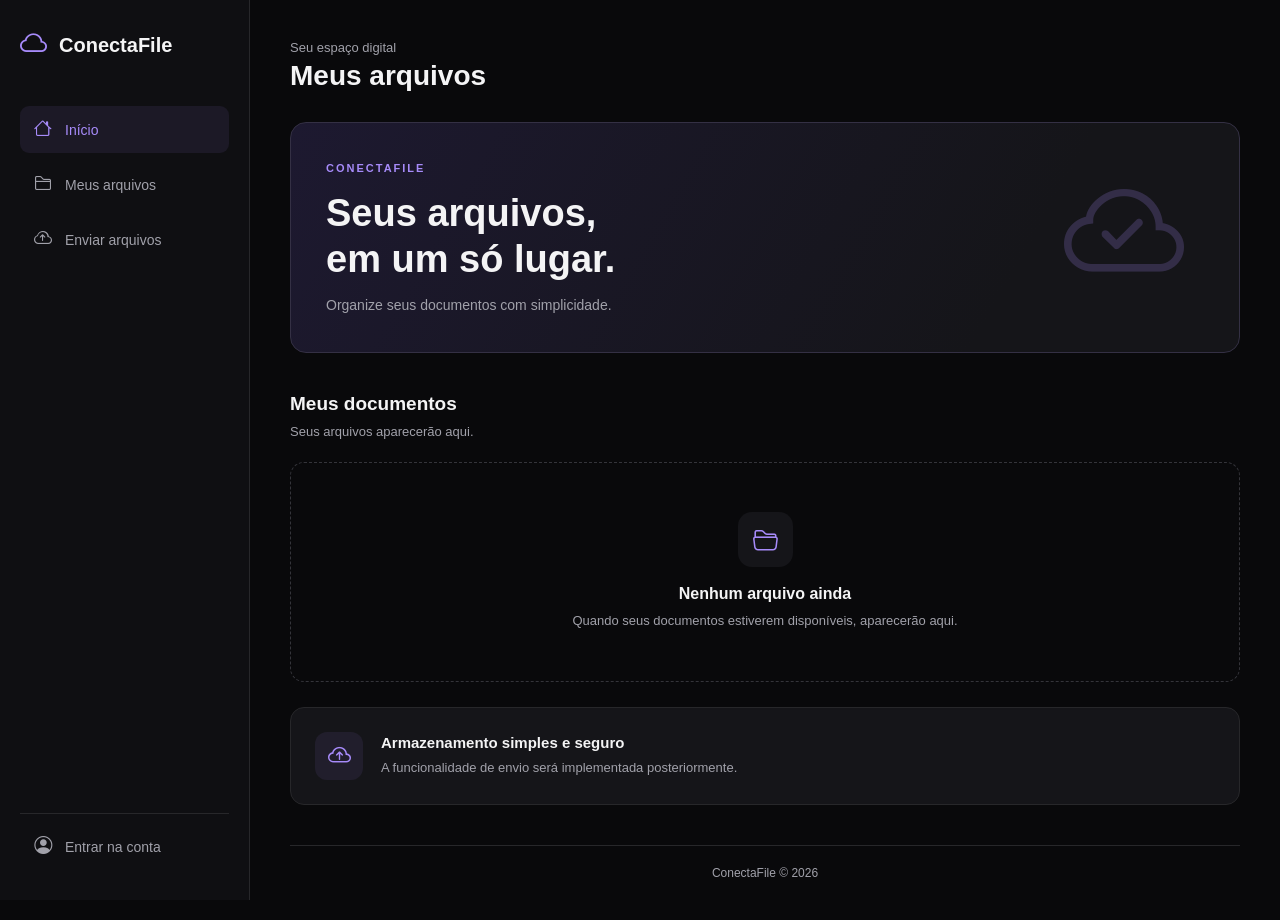
<file: index.html>
<!DOCTYPE html>
<html lang="pt-BR">
<head>
    <meta charset="UTF-8">
    <meta name="viewport" content="width=device-width, initial-scale=1.0">
    <title>ConectaFile</title>

    <link rel="stylesheet" href="src/css/style.css">
    <link rel="stylesheet"
          href="https://cdn.jsdelivr.net/npm/bootstrap-icons@1.11.3/font/bootstrap-icons.min.css">
</head>
<body>

    <aside class="sidebar">
        <a href="index.html" class="logo">
            <i class="bi bi-cloud"></i>
            <span>ConectaFile</span>
        </a>

        <nav>
            <a href="#inicio" class="nav-link active">
                <i class="bi bi-house"></i>
                Início
            </a>

            <a href="#arquivos" class="nav-link">
                <i class="bi bi-folder2"></i>
                Meus arquivos
            </a>

            <a href="#enviar" class="nav-link">
                <i class="bi bi-cloud-arrow-up"></i>
                Enviar arquivos
            </a>
        </nav>

        <a href="logi.html" class="login-link">
            <i class="bi bi-person-circle"></i>
            Entrar na conta
        </a>
    </aside>

    <main class="main-content" id="inicio">
        <header class="topbar">
            <button class="menu-toggle" id="menuToggle" aria-label="Abrir menu">
                <i class="bi bi-list"></i>
            </button>

            <div>
                <p class="welcome">Seu espaço digital</p>
                <h1>Meus arquivos</h1>
            </div>
        </header>

        <section class="welcome-card">
            <div>
                <span class="tag">CONECTAFILE</span>
                <h2>Seus arquivos,<br>em um só lugar.</h2>
                <p>Organize seus documentos com simplicidade.</p>
            </div>

            <i class="bi bi-cloud-check cloud-icon"></i>
        </section>

        <section class="section" id="arquivos">
            <div class="section-header">
                <div>
                    <h2>Meus documentos</h2>
                    <p>Seus arquivos aparecerão aqui.</p>
                </div>
            </div>

            <div class="empty-state">
                <div class="empty-icon">
                    <i class="bi bi-folder2-open"></i>
                </div>

                <h3>Nenhum arquivo ainda</h3>
                <p>Quando seus documentos estiverem disponíveis, aparecerão aqui.</p>
            </div>
        </section>

        <section class="upload-card" id="enviar">
            <div class="upload-icon">
                <i class="bi bi-cloud-arrow-up"></i>
            </div>

            <div>
                <h2>Armazenamento simples e seguro</h2>
                <p>A funcionalidade de envio será implementada posteriormente.</p>
            </div>
        </section>

        <footer>
            ConectaFile © 2026
        </footer>
    </main>

    <script src="src/js/app.js"></script>
</body>
</html>
</file>
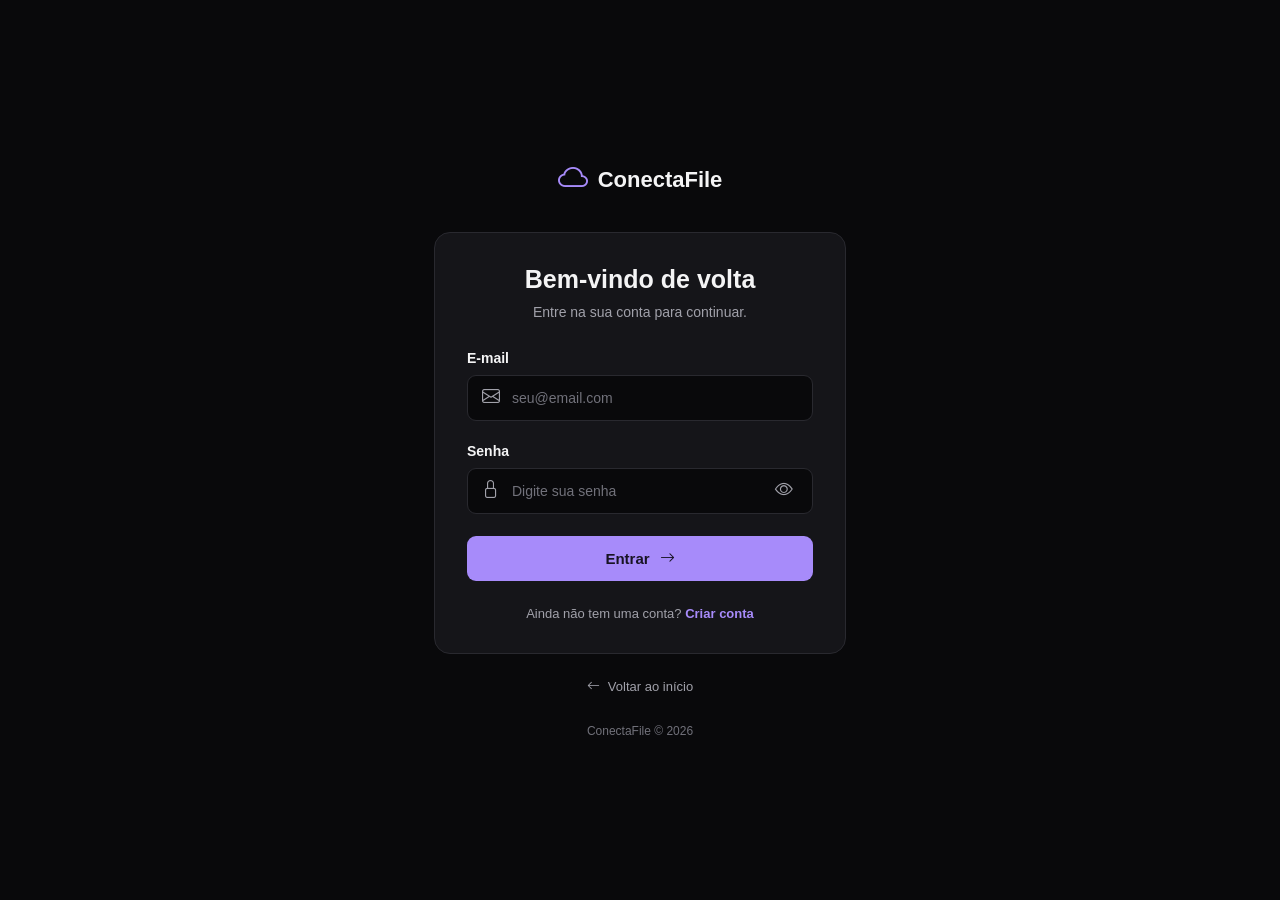
<file: logi.html>
<!DOCTYPE html>
<html lang="pt-BR">
<head>
    <meta charset="UTF-8">
    <meta name="viewport" content="width=device-width, initial-scale=1.0">
    <title>Entrar | ConectaFile</title>
    <link rel="stylesheet" href="src/css/logi.css">
    <link rel="stylesheet" href="https://cdn.jsdelivr.net/npm/bootstrap-icons@1.11.3/font/bootstrap-icons.min.css">
</head>
<body>

    <main class="login-container">

        <a href="index.html" class="logo">
            <i class="bi bi-cloud"></i>
            <span>ConectaFile</span>
        </a>
        <section class="login-card">

            <div class="login-heading">
                <h1>Bem-vindo de volta</h1>
                <p>Entre na sua conta para continuar.</p>
            </div>
            <form id="loginForm">
                <div class="form-group">
                    <label for="email">E-mail</label>
                    <div class="input-container">
                        <i class="bi bi-envelope"></i>
                        <input type="email" id="email" name="email" placeholder="seu@email.com" autocomplete="email"
                            required>
                    </div>
                </div>

                <div class="form-group">
                    <label for="password">Senha</label>

                    <div class="input-container">
                        <i class="bi bi-lock"></i>

                        <input type="password" id="password" name="password" placeholder="Digite sua senha"
                            autocomplete="current-password" required>

                        <button type="button" id="togglePassword" class="password-toggle" aria-label="Mostrar senha">
                            <i class="bi bi-eye"></i>
                        </button>
                    </div>
                </div>

                <button type="submit" class="login-button">
                    Entrar
                    <i class="bi bi-arrow-right"></i>
                </button>

                <p id="loginMessage" class="message" aria-live="polite"></p>

            </form>

            <div class="register-link">
                Ainda não tem uma conta?
                <a href="cada.html">Criar conta</a>
            </div>

        </section>

        <a href="index.html" class="back-link">
            <i class="bi bi-arrow-left"></i>
            Voltar ao início
        </a>

        <footer>
            ConectaFile © 2026
        </footer>

    </main>

    <script src="src/js/log.js"></script>
</body>

</html>
</file>
<file: src/css/style.css>
:root {
    --background: #09090b;
    --sidebar: #0f0f12;
    --surface: #151519;
    --border: #27272a;
    --text: #f4f4f5;
    --muted: #a1a1aa;
    --accent: #a78bfa;
}

* {
    margin: 0;
    padding: 0;
    box-sizing: border-box;
}

html {
    scroll-behavior: smooth;
}

body {
    min-height: 100vh;
    background: var(--background);
    color: var(--text);
    font-family: Arial, Helvetica, sans-serif;
}

a {
    color: inherit;
    text-decoration: none;
}

.sidebar {
    position: fixed;
    inset: 0 auto 0 0;
    width: 250px;
    padding: 30px 20px;
    background: var(--sidebar);
    border-right: 1px solid var(--border);
    display: flex;
    flex-direction: column;
    z-index: 100;
}

.logo {
    display: flex;
    align-items: center;
    gap: 12px;
    font-size: 20px;
    font-weight: 700;
    margin-bottom: 45px;
}

.logo i {
    color: var(--accent);
    font-size: 27px;
}

.sidebar nav {
    display: flex;
    flex-direction: column;
    gap: 8px;
}

.nav-link,
.login-link {
    display: flex;
    align-items: center;
    gap: 13px;
    padding: 13px 14px;
    border-radius: 9px;
    color: var(--muted);
    font-size: 14px;
    transition: 0.2s;
}

.nav-link i,
.login-link i {
    font-size: 18px;
}

.nav-link:hover,
.login-link:hover {
    background: var(--surface);
    color: var(--text);
}

.nav-link.active {
    color: var(--accent);
    background: #a78bfa15;
}

.login-link {
    margin-top: auto;
    border-top: 1px solid var(--border);
    border-radius: 0;
    padding-top: 22px;
}

.main-content {
    max-width: 1200px;
    margin-left: 250px;
    padding: 40px;
}

.topbar {
    display: flex;
    align-items: center;
    gap: 15px;
    margin-bottom: 30px;
}

.welcome {
    color: var(--muted);
    font-size: 13px;
    margin-bottom: 5px;
}

h1 {
    font-size: 28px;
}

.menu-toggle {
    display: none;
    border: 1px solid var(--border);
    background: var(--surface);
    color: var(--text);
    padding: 8px 12px;
    border-radius: 8px;
    font-size: 22px;
    cursor: pointer;
}

.welcome-card {
    min-height: 230px;
    padding: 35px;
    background: linear-gradient(120deg, #1d1930, #151519 75%);
    border: 1px solid #343044;
    border-radius: 16px;
    display: flex;
    align-items: center;
    justify-content: space-between;
    overflow: hidden;
}

.tag {
    color: var(--accent);
    font-size: 11px;
    font-weight: 700;
    letter-spacing: 2px;
}

.welcome-card h2 {
    font-size: clamp(27px, 3vw, 38px);
    line-height: 1.2;
    margin: 15px 0 12px;
}

.welcome-card p,
.section-header p,
.upload-card p {
    color: var(--muted);
    font-size: 14px;
    line-height: 1.6;
}

.cloud-icon {
    color: #a78bfa35;
    font-size: 120px;
    margin-right: 20px;
}

.section {
    margin-top: 40px;
    scroll-margin-top: 25px;
}

.section-header {
    margin-bottom: 20px;
}

.section-header h2,
.upload-card h2 {
    font-size: 19px;
    margin-bottom: 7px;
}

.section-header p {
    font-size: 13px;
}

.empty-state {
    min-height: 220px;
    border: 1px dashed #34343a;
    border-radius: 14px;
    display: flex;
    flex-direction: column;
    align-items: center;
    justify-content: center;
    text-align: center;
    padding: 25px;
}

.empty-icon {
    width: 55px;
    height: 55px;
    display: grid;
    place-items: center;
    background: var(--surface);
    border-radius: 14px;
    color: var(--accent);
    font-size: 25px;
    margin-bottom: 18px;
}

.empty-state h3 {
    font-size: 16px;
    margin-bottom: 8px;
}

.empty-state p {
    color: var(--muted);
    font-size: 13px;
    line-height: 1.6;
}

.upload-card {
    margin-top: 25px;
    padding: 24px;
    display: flex;
    align-items: center;
    gap: 18px;
    background: var(--surface);
    border: 1px solid var(--border);
    border-radius: 14px;
    scroll-margin-top: 25px;
}

.upload-icon {
    min-width: 48px;
    height: 48px;
    display: grid;
    place-items: center;
    border-radius: 12px;
    background: #a78bfa15;
    color: var(--accent);
    font-size: 23px;
}

.upload-card h2 {
    font-size: 15px;
}

.upload-card p {
    font-size: 13px;
}

footer {
    margin-top: 40px;
    padding-top: 20px;
    border-top: 1px solid var(--border);
    color: var(--muted);
    font-size: 12px;
    text-align: center;
}

@media (max-width: 768px) {
    .sidebar {
        transform: translateX(-100%);
        transition: transform 0.25s ease;
    }

    .sidebar.open {
        transform: translateX(0);
    }

    .main-content {
        margin-left: 0;
        padding: 25px 18px;
    }

    .menu-toggle {
        display: block;
    }

    h1 {
        font-size: 24px;
    }

    .welcome-card {
        min-height: 210px;
        padding: 25px;
    }

    .cloud-icon {
        font-size: 65px;
        margin-right: 0;
    }

    .upload-card {
        align-items: flex-start;
        padding: 18px;
    }
}

@media (max-width: 420px) {
    .cloud-icon {
        display: none;
    }

    .welcome-card h2 {
        font-size: 28px;
    }
}
</file>
<file: src/css/logi.css>
:root {
    --background: #09090b;
    --surface: #151519;
    --border: #29292f;
    --text: #f4f4f5;
    --muted: #a1a1aa;
    --accent: #a78bfa;
}

* {
    margin: 0;
    padding: 0;
    box-sizing: border-box;
}

body {
    min-height: 100vh;
    background: var(--background);
    color: var(--text);
    font-family: Arial, Helvetica, sans-serif;
}

a {
    color: inherit;
    text-decoration: none;
}

.login-container {
    width: 100%;
    max-width: 460px;
    min-height: 100vh;
    margin: 0 auto;
    padding: 35px 24px;
    display: flex;
    flex-direction: column;
    justify-content: center;
}

.logo {
    display: flex;
    align-items: center;
    justify-content: center;
    gap: 10px;
    margin-bottom: 35px;
    font-size: 22px;
    font-weight: 700;
}

.logo i {
    color: var(--accent);
    font-size: 30px;
}

.login-card {
    padding: 32px;
    background: var(--surface);
    border: 1px solid var(--border);
    border-radius: 16px;
}

.login-heading {
    margin-bottom: 30px;
}

.login-heading h1 {
    margin-bottom: 10px;
    font-size: 25px;
    text-align: center;
}

.login-heading p {
    color: var(--muted);
    font-size: 14px;
    text-align: center;
}

.form-group {
    margin-bottom: 22px;
}

.form-group label {
    display: block;
    margin-bottom: 9px;
    font-size: 14px;
    font-weight: 600;
}

.input-container {
    display: flex;
    align-items: center;
    gap: 12px;
    padding: 0 14px;
    background: var(--background);
    border: 1px solid var(--border);
    border-radius: 9px;
    transition: border-color 0.2s;
}

.input-container:focus-within {
    border-color: var(--accent);
}

.input-container > i {
    color: var(--muted);
    font-size: 18px;
}

.input-container input {
    width: 100%;
    min-width: 0;
    padding: 14px 0;
    background: transparent;
    border: none;
    outline: none;
    color: var(--text);
    font-size: 14px;
}

.input-container input::placeholder {
    color: #71717a;
}

.password-toggle {
    display: flex;
    align-items: center;
    justify-content: center;
    padding: 5px;
    background: transparent;
    border: none;
    color: var(--muted);
    cursor: pointer;
    font-size: 18px;
}

.password-toggle:hover {
    color: var(--text);
}

.login-button {
    width: 100%;
    display: flex;
    align-items: center;
    justify-content: center;
    gap: 10px;
    margin-top: 8px;
    padding: 14px;
    background: var(--accent);
    border: none;
    border-radius: 9px;
    color: #181323;
    font-size: 15px;
    font-weight: 700;
    cursor: pointer;
    transition: background 0.2s;
}

.login-button:hover {
    background: #bba6ff;
}

.message {
    margin-top: 14px;
    font-size: 13px;
    text-align: center;
}

.register-link {
    margin-top: 25px;
    color: var(--muted);
    font-size: 13px;
    text-align: center;
}

.register-link a {
    color: var(--accent);
    font-weight: 600;
}

.register-link a:hover {
    text-decoration: underline;
}

.back-link {
    display: flex;
    align-items: center;
    justify-content: center;
    gap: 8px;
    margin-top: 25px;
    color: var(--muted);
    font-size: 13px;
}

.back-link:hover {
    color: var(--text);
}

footer {
    margin-top: 30px;
    color: #71717a;
    font-size: 12px;
    text-align: center;
}

@media (max-width: 480px) {
    .login-container {
        padding: 25px 16px;
    }

    .login-card {
        padding: 25px 20px;
    }

    .login-heading h1 {
        font-size: 22px;
    }
}
</file>
